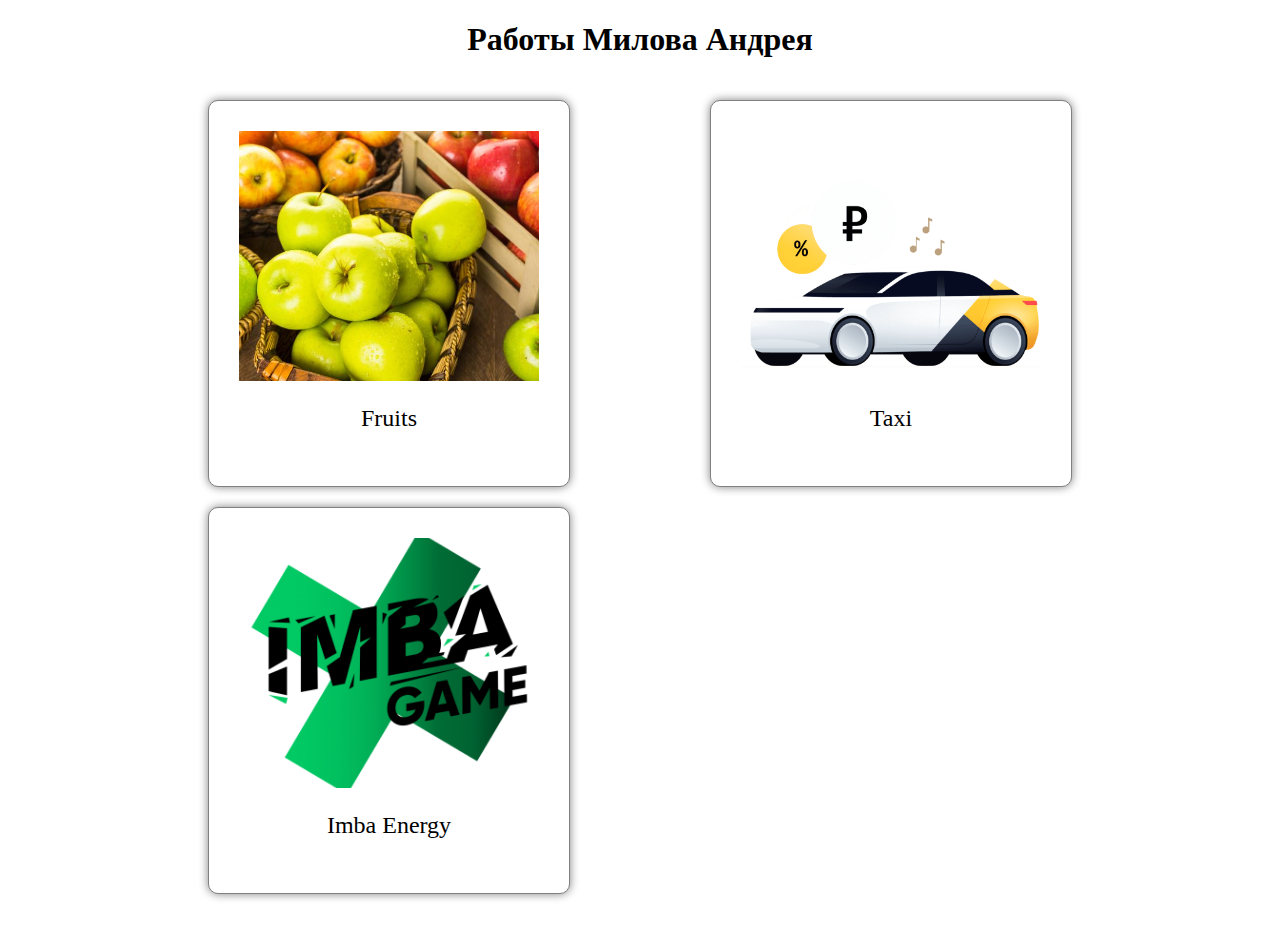
<file: index.html>
<!DOCTYPE html>
<html lang="en">
<head>
	<meta charset="UTF-8">
	<meta name="viewport" content="width=device-width, initial-scale=1.0">
	<title>Работы Милова Андрея</title>
	<link rel="stylesheet" href="style.css">
</head>
<body>
	<h1>Работы Милова Андрея</h1>
<div class="container">

	<a href="fruits/index.html" class="box">
		<div class="img fruits"></div>
		<p>Fruits</p>
	</a>

	<a href="taxi/index.html" class="box">
		<div class="img taxi"></div>
		<p>Taxi</p>
	</a>

	<a href="imba energy/index.html" class="box">
		<div class="img imba"></div>
		<p>Imba Energy</p>
	</a>
</div>















</body>
</html>
</file>
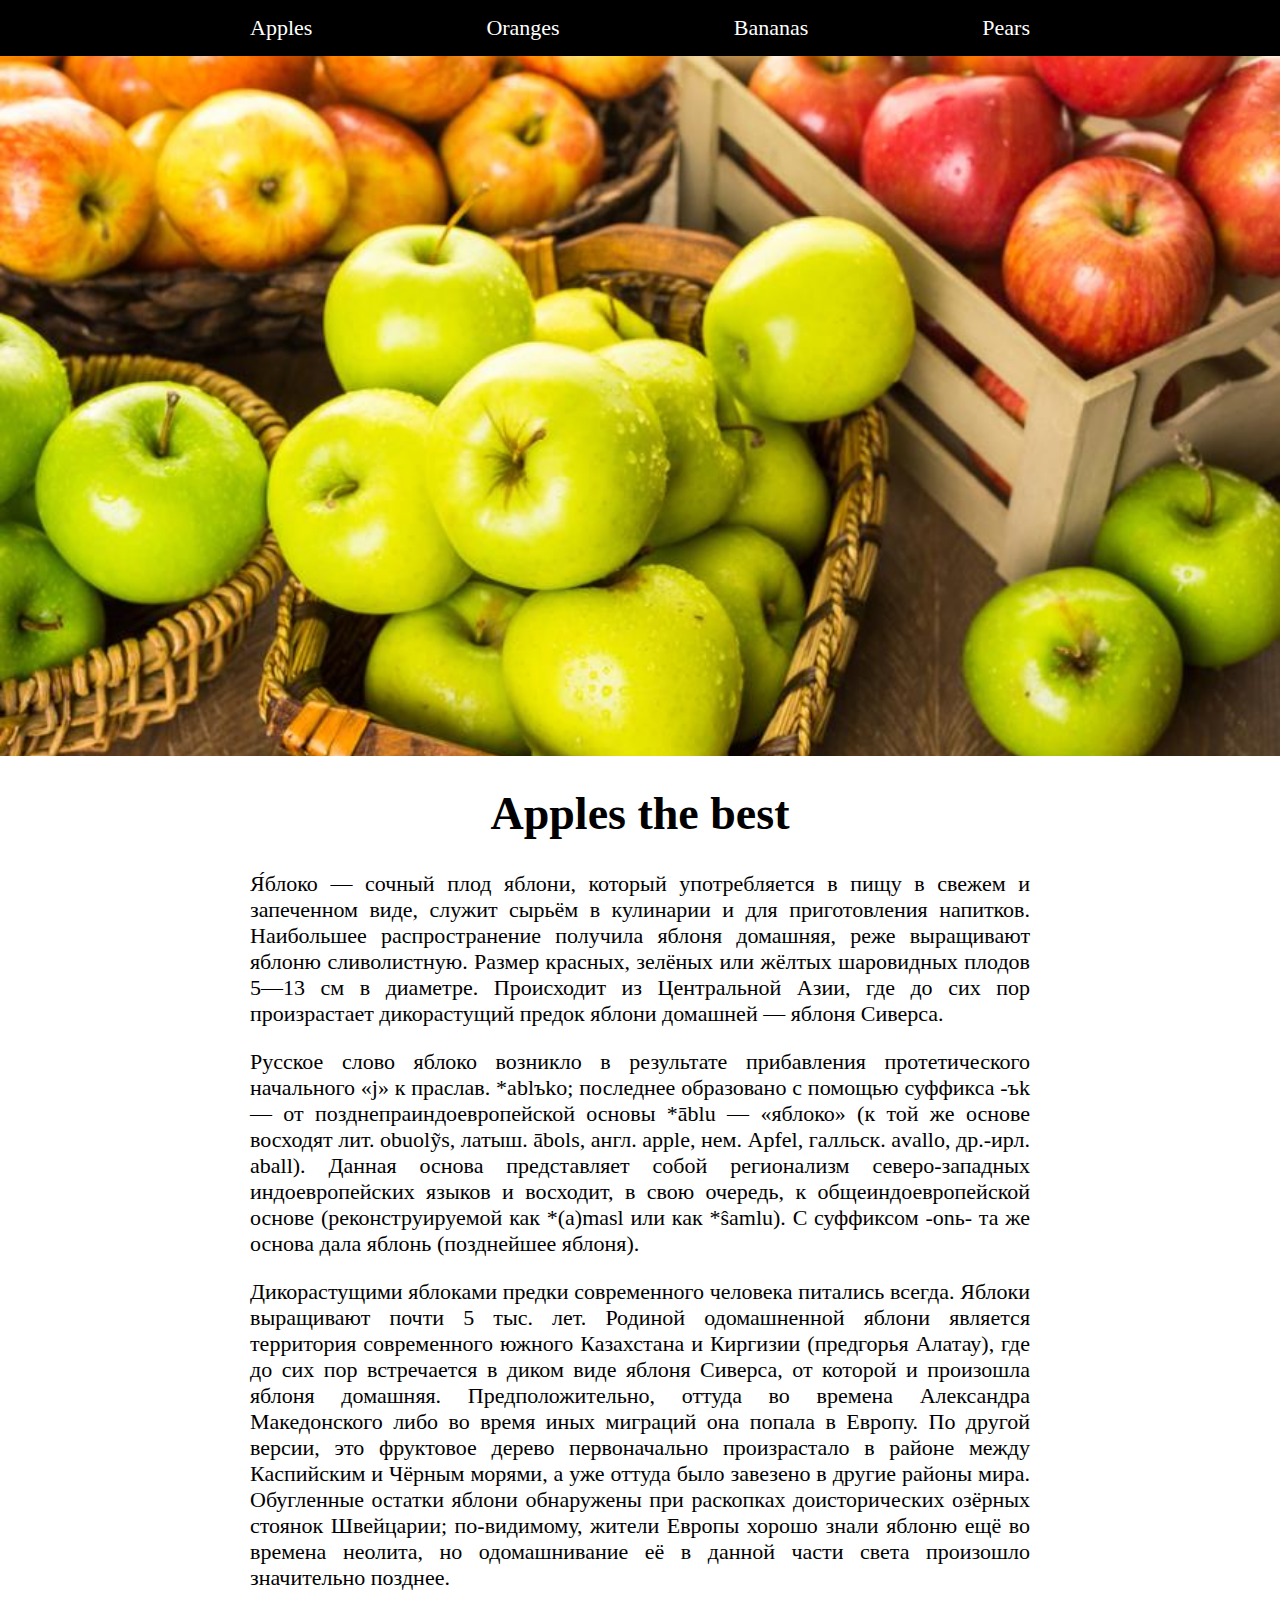
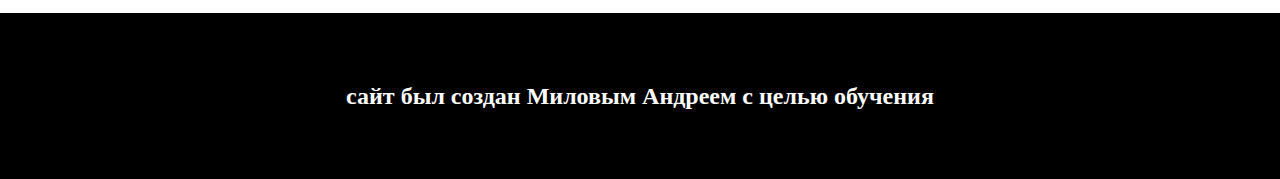
<file: fruits/index.html>
<html>
	<head>
		<link rel="stylesheet" href="style/style.css">
		<title>Apples</title>
		<meta name="viewport" content="width=device-width, initial-scale=1.0">
	</head>
	<body>
		<div class="hat">
			<a href="">Apples</a>
			<a href="oranges.html">Oranges</a>
			<a href="bananas.html">Bananas</a>
			<a href="pears.html">Pears</a>
		</div>

		<div class="promo apples"></div>

		<div class="info">
			<h1>Apples the best</h1>
			<p>Я́блоко — сочный плод яблони, который употребляется в пищу в свежем и запеченном виде, служит сырьём в кулинарии и для приготовления напитков. Наибольшее распространение получила яблоня домашняя, реже выращивают яблоню сливолистную. Размер красных, зелёных или жёлтых шаровидных плодов 5—13 см в диаметре. Происходит из Центральной Азии, где до сих пор произрастает дикорастущий предок яблони домашней — яблоня Сиверса.</p>
			<p>Русское слово яблоко возникло в результате прибавления протетического начального «j» к праслав. *ablъko; последнее образовано с помощью суффикса -ъk — от позднепраиндоевропейской основы *āblu — «яблоко» (к той же основе восходят лит. obuolỹs, латыш. ābols, англ. apple, нем. Apfel, галльск. avallo, др.‑ирл. aball). Данная основа представляет собой регионализм северо-западных индоевропейских языков и восходит, в свою очередь, к общеиндоевропейской основе (реконструируемой как *(a)masl или как *ŝamlu). С суффиксом -onь- та же основа дала яблонь (позднейшее яблоня).</p>
			<p>Дикорастущими яблоками предки современного человека питались всегда. Яблоки выращивают почти 5 тыс. лет. Родиной одомашненной яблони является территория современного южного Казахстана и Киргизии (предгорья Алатау), где до сих пор встречается в диком виде яблоня Сиверса, от которой и произошла яблоня домашняя. Предположительно, оттуда во времена Александра Македонского либо во время иных миграций она попала в Европу. По другой версии, это фруктовое дерево первоначально произрастало в районе между Каспийским и Чёрным морями, а уже оттуда было завезено в другие районы мира. Обугленные остатки яблони обнаружены при раскопках доисторических озёрных стоянок Швейцарии; по-видимому, жители Европы хорошо знали яблоню ещё во времена неолита, но одомашнивание её в данной части света произошло значительно позднее.</p>
		</div>
		<div class="footer">
			<h2>
				сайт был создан Миловым Андреем с целью обучения
			</h2>
		</div>






















	</body>
</html>
</file>
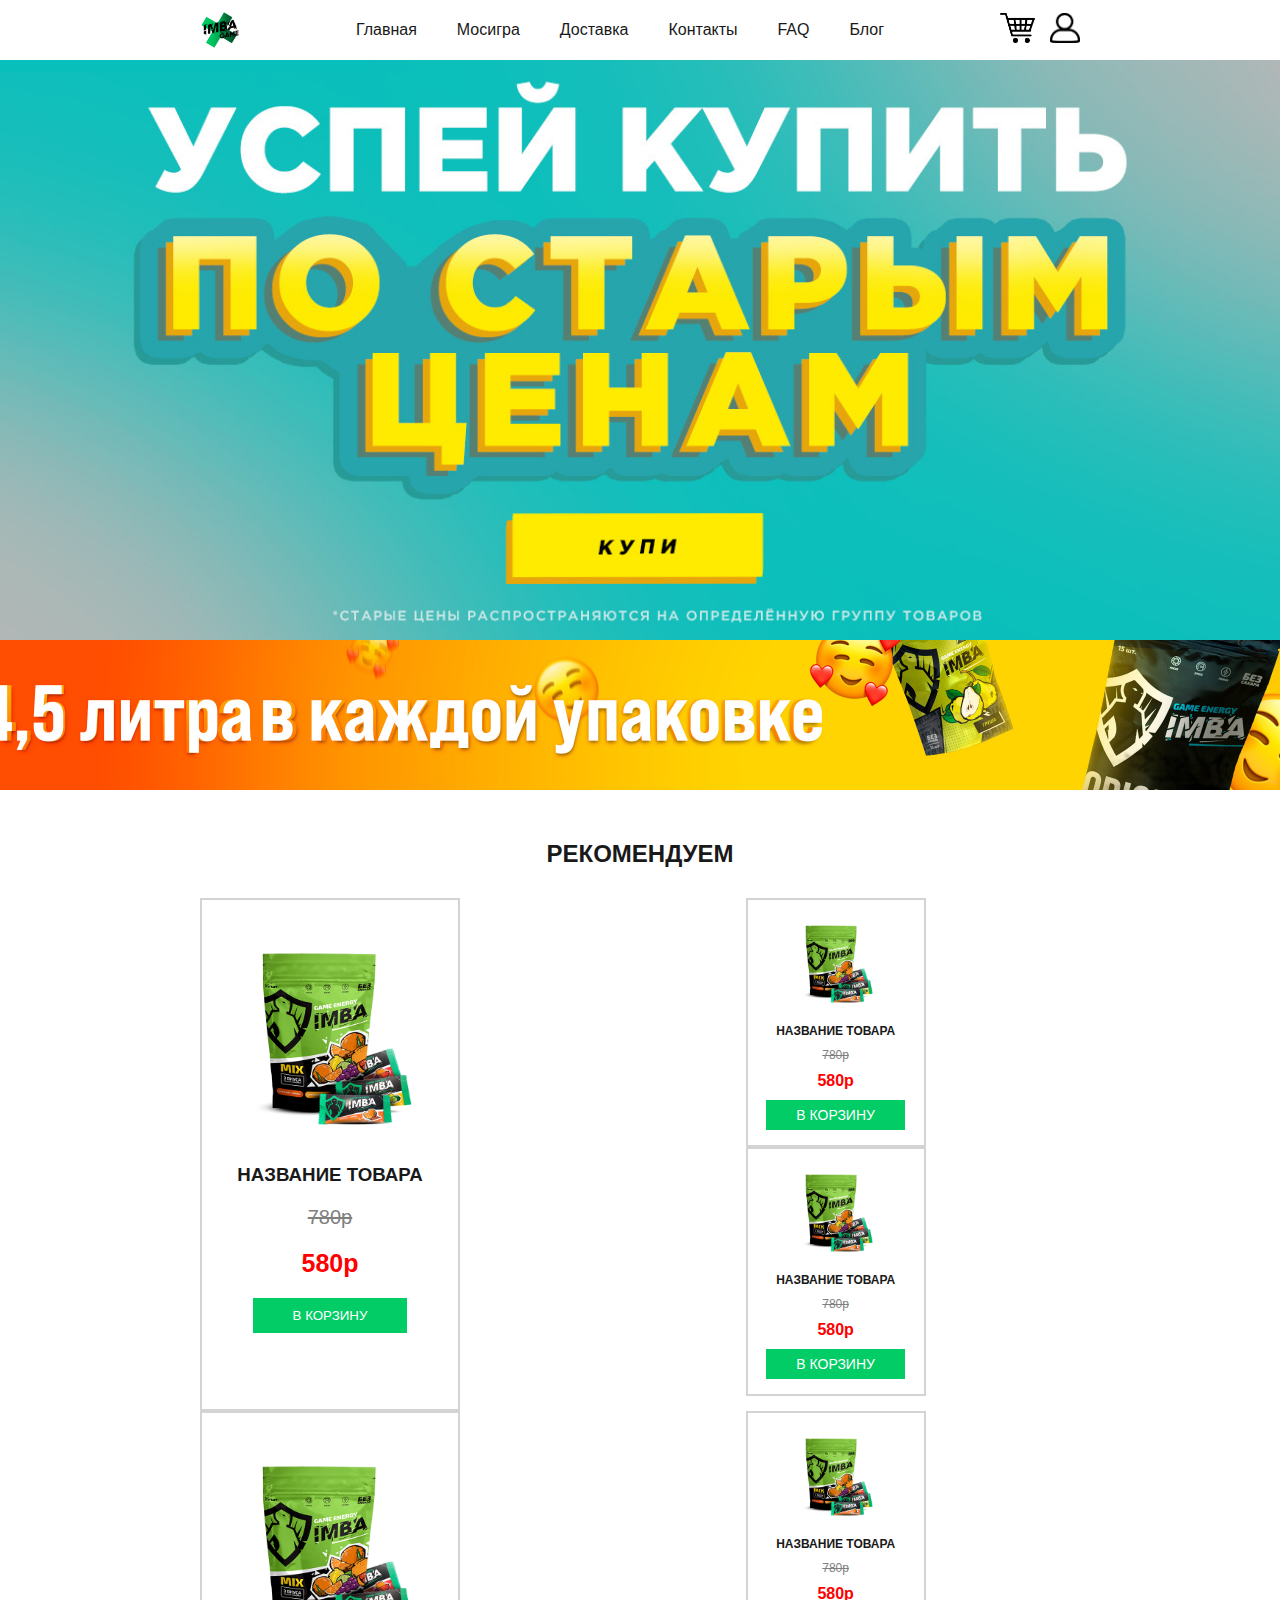
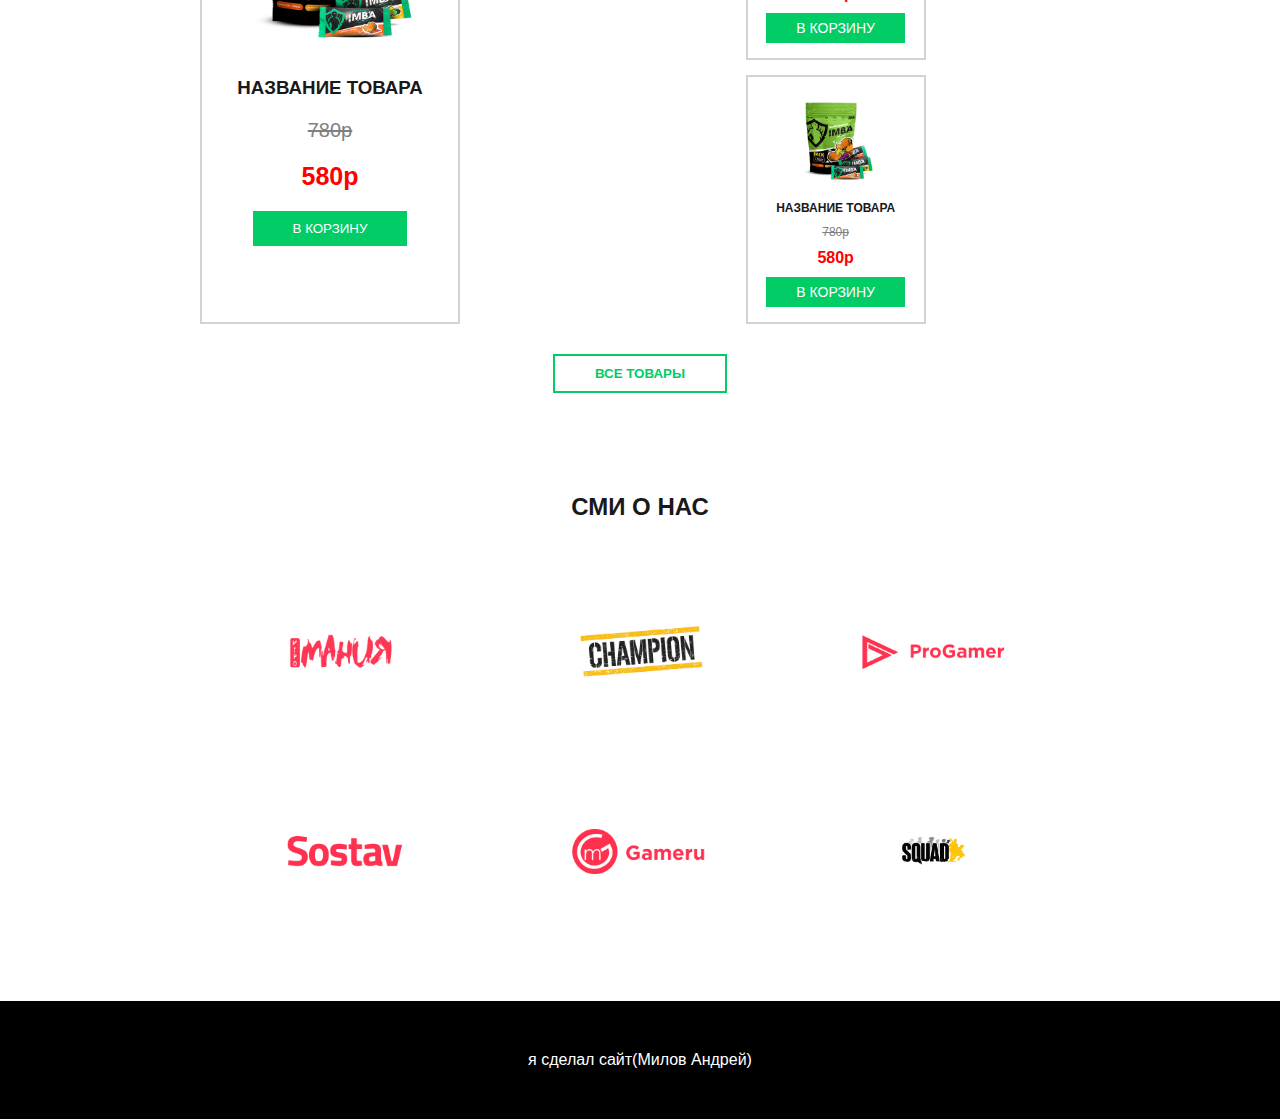
<file: imba energy/index.html>
<!DOCTYPE html>
<html lang="ru">
<head>
	<meta charset="UTF-8">
	<meta name="viewport" content="width=device-width, initial-scale=1.0">
	<title>Imba Energy</title>
	<link rel="stylesheet" href="style/style.css">
</head>
<body>
	<div class="hat">
		<img class="hat_logo" src="style/img/logo.png" alt="">
		<div class="hat_links">
			<a href="">Главная</a>
			<a href="">Мосигра</a>
			<a href="">Доставка</a>
			<a href="">Контакты</a>
			<a href="">FAQ</a>
			<a href="">Блог</a>
		</div>
		<div class="hat_cont">
			<a href=""><img src="style/img/basket.png" alt=""></a>
			<a href=""><img src="style/img/profile.png" alt=""></a>
		</div>
	</div>
	<div class="promo"><a href=""></a></div>
	<div class="promo_box"></div>
	<div class="rec">
		<h2>Рекомендуем</h2>
		<div class="rec_box">
			<div class="rec_box_item big">
				<div class="rec_box_bcard">
					<img src="style/img/item.png" alt="">
					<h3>название товара</h3>
					<p class="no_price">780p</p>
					<p class="price">580p</p>
					<button>в корзину</button>
				</div>
				<div class="rec_box_bcard">
					<img src="style/img/item.png" alt="">
					<h3>название товара</h3>
					<p class="no_price">780p</p>
					<p class="price">580p</p>
					<button>в корзину</button>
				</div>
			</div>
			<div class="rec_box_item little">
				<div class="rec_box_lcard">
					<img src="style/img/item.png" alt="">
					<h3>название товара</h3>
					<p class="no_price">780p</p>
					<p class="price">580p</p>
					<button>в корзину</button>
				</div>
				<div class="rec_box_lcard">
					<img src="style/img/item.png" alt="">
					<h3>название товара</h3>
					<p class="no_price">780p</p>
					<p class="price">580p</p>
					<button>в корзину</button>
				</div>
				<div class="rec_box_lcard">
					<img src="style/img/item.png" alt="">
					<h3>название товара</h3>
					<p class="no_price">780p</p>
					<p class="price">580p</p>
					<button>в корзину</button>
				</div>
				<div class="rec_box_lcard">
					<img src="style/img/item.png" alt="">
					<h3>название товара</h3>
					<p class="no_price">780p</p>
					<p class="price">580p</p>
					<button>в корзину</button>
				</div>
			</div>
		</div>
		<button class="rec_all">все товары</button>
	</div>
	<div class="smi">
		<h2>сми о нас</h2>
		<div class="smi_box">
			<div class="smi_box_item item_mania">
				Lorem ipsum, dolor sit amet consectetur adipisicing elit.
			</div>
			<div class="smi_box_item item_champion">
				Lorem ipsum, dolor sit amet consectetur adipisicing elit.
			</div>
			<div class="smi_box_item item_progemer">
				Lorem ipsum, dolor sit amet consectetur adipisicing elit.
			</div>
		</div>
		<div class="smi_box">
			<div class="smi_box_item item_sostav">
				Lorem ipsum, dolor sit amet consectetur adipisicing elit.
			</div>
			<div class="smi_box_item item_gameru">
				Lorem ipsum, dolor sit amet consectetur adipisicing elit.
			</div>
			<div class="smi_box_item item_squad">
				Lorem ipsum, dolor sit amet consectetur adipisicing elit.
			</div>
		</div>
	</div>
	<div class="footer">
			я сделaл сайт(Милов Андрей)
	</div>




</body>
</html>
</file>
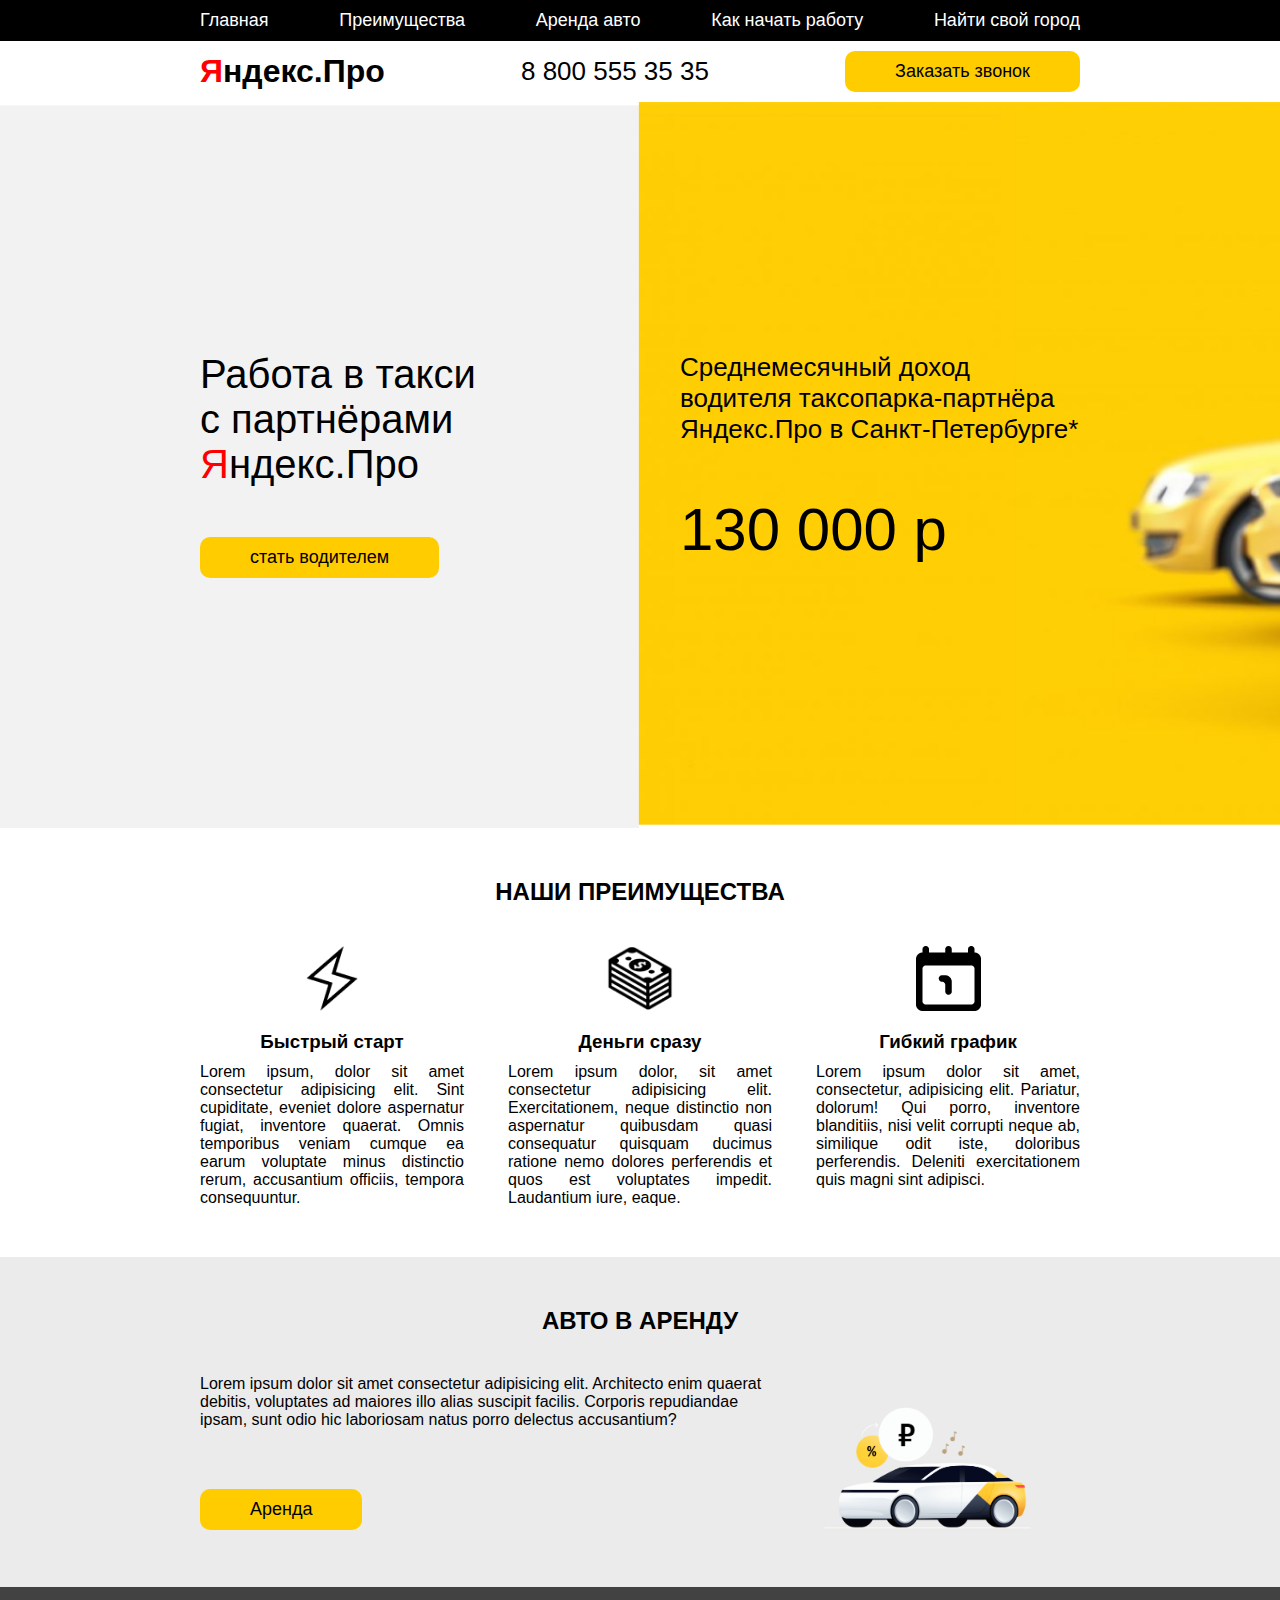
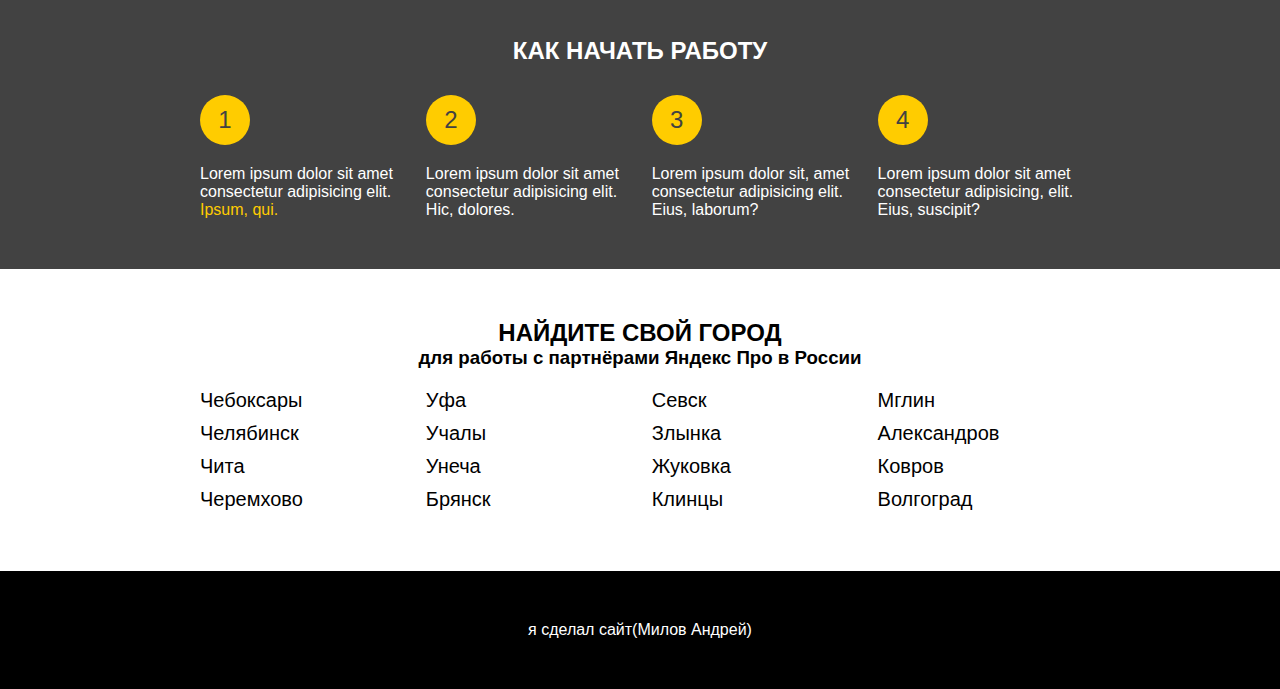
<file: taxi/index.html>
<html>
	<head>
		<link rel="stylesheet" href="style/style.css">
		<title>Yandex.Taxi</title>
	</head>
	<body id="body">
		<div class="hat">
			<a href="#body">Главная</a>
			<a href="#adv">Преимущества</a>
			<a href="#auto">Аренда авто</a>
			<a href="#begin">Как начать работу</a>
			<a href="#city">Найти свой город</a>
		</div>
		<div class="info">
			<h1><span class="red">Я</span>ндекс.Про</h1>
			<p>8 800 555 35 35</p>
			<button>Заказать звонок</button>
		</div>	

		<div class="promo">
			<div class="promo_box">
				<div class="promo_box_work">
					<div class="work">Работа в такси<br> с партнёрами <span class="red">Я</span>ндекс.Про</div>
					<button>cтать водителем</button>
				</div>
				<div class="promo_box_pay">
					<p>Cреднемесячный доход водителя таксопарка-партнёра Яндекс.Про в Санкт-Петербурге*</p>
					<div class="price">130 000 р</div>
				</div>
			</div>
		</div>

		<div class="adv" id="adv">
			<h2>Наши преимущества</h2>
			<div class="adv_box">
				<div class="adv_box_item">
					<img src="style/img/comfort5.png" alt="">
					<h3>Быстрый старт</h3>
					<p>Lorem ipsum, dolor sit amet consectetur adipisicing elit. Sint cupiditate, eveniet dolore aspernatur fugiat, inventore quaerat. Omnis temporibus veniam cumque ea earum voluptate minus distinctio rerum, accusantium officiis, tempora consequuntur.</p>
				</div>
				<div class="adv_box_item">
					<img src="style/img/comfort6.png" alt="">
					<h3>Деньги сразу</h3>
					<p>Lorem ipsum dolor, sit amet consectetur adipisicing elit. Exercitationem, neque distinctio non aspernatur quibusdam quasi consequatur quisquam ducimus ratione nemo dolores perferendis et quos est voluptates impedit. Laudantium iure, eaque.</p>
				</div>
				<div class="adv_box_item">
					<img src="style/img/comfort2.png" alt="">
					<h3>Гибкий график</h3>
					<p>Lorem ipsum dolor sit amet, consectetur, adipisicing elit. Pariatur, dolorum! Qui porro, inventore blanditiis, nisi velit corrupti neque ab, similique odit iste, doloribus perferendis. Deleniti exercitationem quis magni sint adipisci.</p>
				</div>
			</div>
		</div>

		<div class="auto" id="auto">
			<h2>Авто в аренду</h2>
			<div class="auto_box">
				<div class="auto_box_text">
					<p>Lorem ipsum dolor sit amet consectetur adipisicing elit. Architecto enim quaerat debitis, voluptates ad maiores illo alias suscipit facilis. Corporis repudiandae ipsam, sunt odio hic laboriosam natus porro delectus accusantium?</p>
					<button>Аренда</button>
				</div>
				<img src="style/img/avto.png" alt="">
			</div>
		</div>

		<div class="begin" id="begin">
			<h2>Как начать работу</h2>
			<div class="begin_box">
				<div class="begin_box_item">
					<div class="circle">1</div>
					<p>Lorem ipsum dolor sit amet consectetur adipisicing elit. <a href="">Ipsum, qui.</a></p>
				</div>
				<div class="begin_box_item">
					<div class="circle">2</div>
					<p>Lorem ipsum dolor sit amet consectetur adipisicing elit. Hic, dolores.</p>
				</div>
				<div class="begin_box_item">
					<div class="circle">3</div>
					<p>Lorem ipsum dolor sit, amet consectetur adipisicing elit. Eius, laborum?</p>
				</div>
				<div class="begin_box_item">
					<div class="circle">4</div>
					<p>Lorem ipsum dolor sit amet consectetur adipisicing, elit. Eius, suscipit?</p>
				</div>
			</div>
		</div>

		<div class="city" id="city">
			<h2>Найдите свой город</h2>
			<h3>для работы с партнёрами Яндекс Про в России</h3>
			<div class="city_box">
				<div class="city_box_item">
					<a href="">Чебоксары</a>
					<a href="">Челябинск</a>
					<a href="">Чита</a>
					<a href="">Черемхово</a>
				</div>
				<div class="city_box_item">
					<a href="">Уфа</a>
					<a href="">Учалы</a>
					<a href="">Унеча</a>
					<a href="">Брянск</a>
				</div>
				<div class="city_box_item">
					<a href="">Севск</a>
					<a href="">Злынка</a>
					<a href="">Жуковка</a>
					<a href="">Клинцы</a>
				</div>
				<div class="city_box_item">
					<a href="">Мглин</a>
					<a href="">Александров</a>
					<a href="">Ковров</a>
					<a href="">Волгоград</a>
				</div>
			</div>
		</div>
		<div class="footer">
			я сделaл сайт(Милов Андрей)
		</div>



































	</body>

</html>
</file>
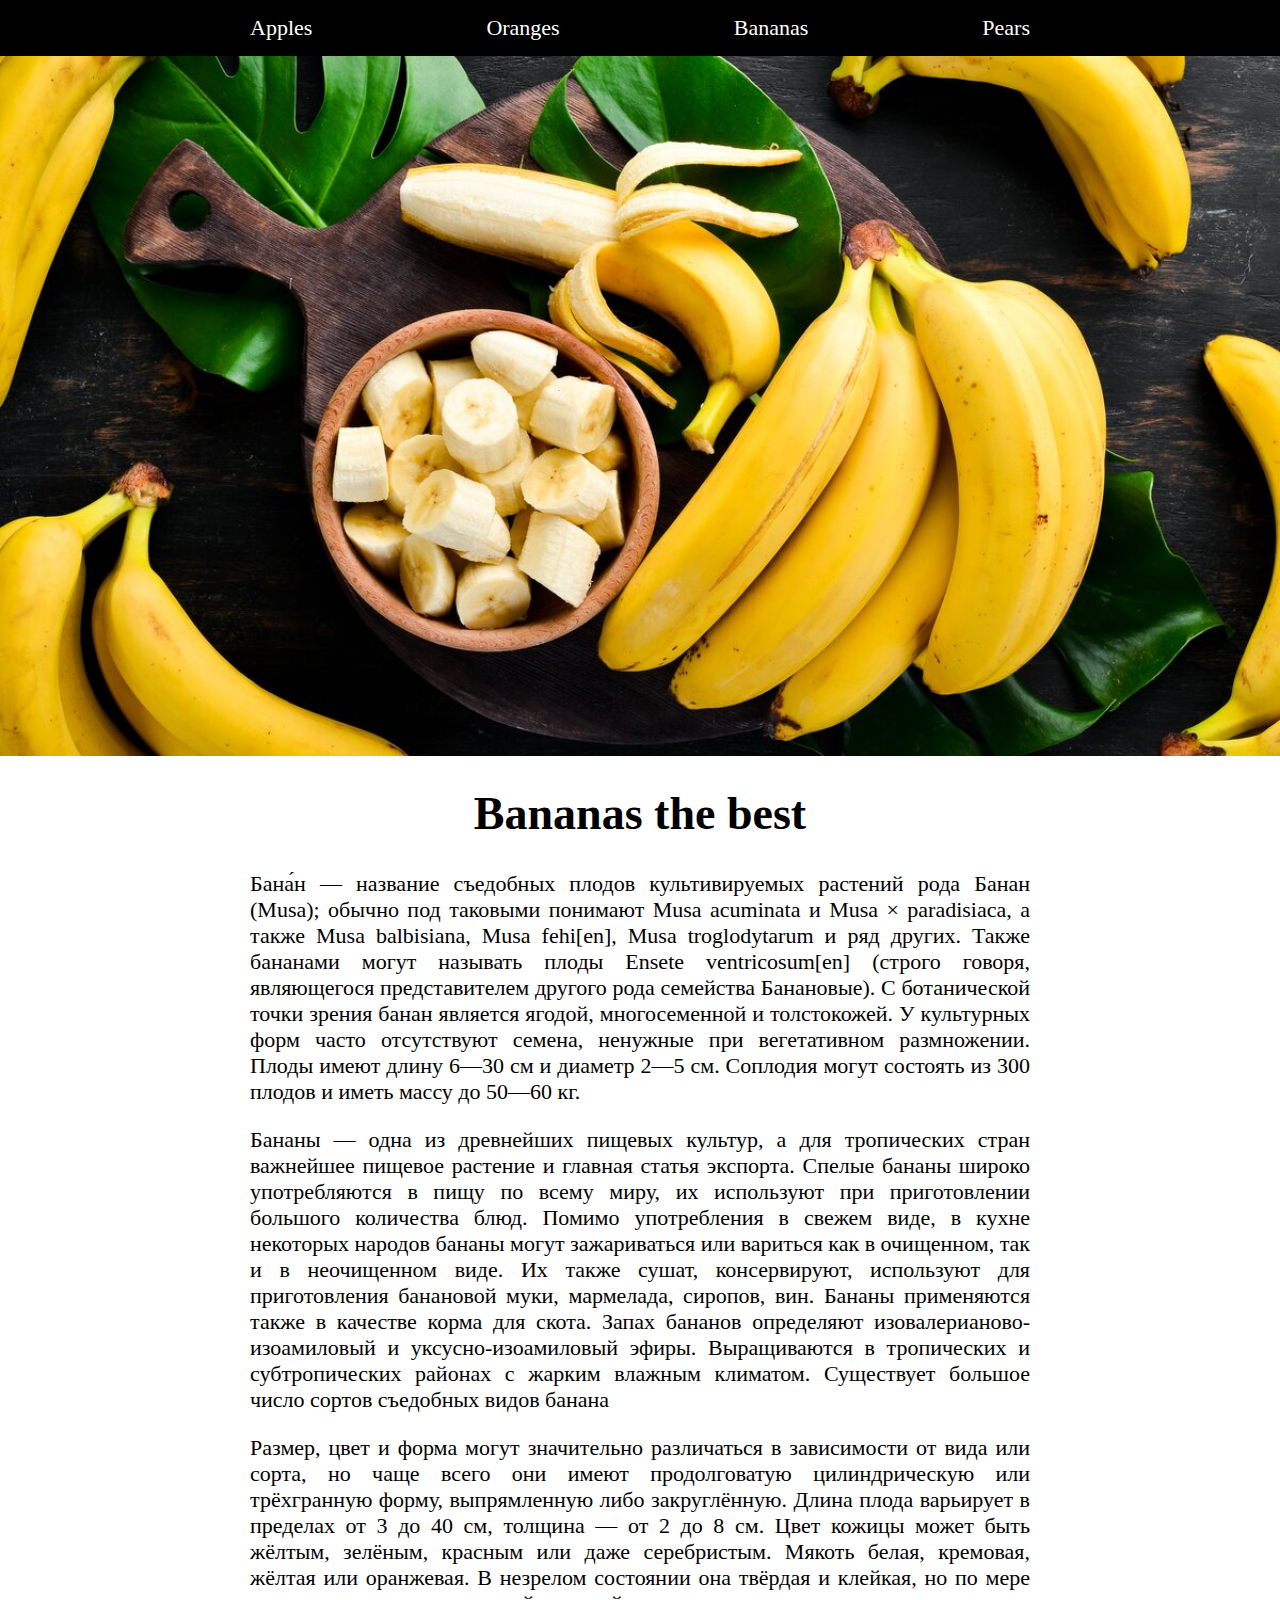
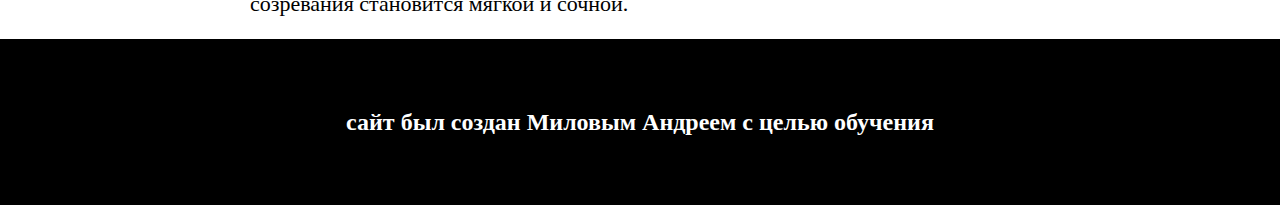
<file: fruits/bananas.html>
<html>
	<head>
		<link rel="stylesheet" href="style/style.css">
		<title>Bananas</title>
		<meta name="viewport" content="width=device-width, initial-scale=1.0">
	</head>
	<body>
		<div class="hat">
			<a href="index.html">Apples</a>
			<a href="oranges.html">Oranges</a>
			<a href="">Bananas</a>
			<a href="pears.html">Pears</a>
		</div>

		<div class="promo bananas"></div>

		<div class="info">
			<h1>Bananas the best</h1>
			<p>Бана́н — название съедобных плодов культивируемых растений рода Банан (Musa); обычно под таковыми понимают Musa acuminata и Musa × paradisiaca, а также Musa balbisiana, Musa fehi[en], Musa troglodytarum и ряд других. Также бананами могут называть плоды Ensete ventricosum[en] (строго говоря, являющегося представителем другого рода семейства Банановые). С ботанической точки зрения банан является ягодой, многосеменной и толстокожей. У культурных форм часто отсутствуют семена, ненужные при вегетативном размножении. Плоды имеют длину 6—30 см и диаметр 2—5 см. Соплодия могут состоять из 300 плодов и иметь массу до 50—60 кг.</p>
			<p>Бананы — одна из древнейших пищевых культур, а для тропических стран важнейшее пищевое растение и главная статья экспорта. Спелые бананы широко употребляются в пищу по всему миру, их используют при приготовлении большого количества блюд. Помимо употребления в свежем виде, в кухне некоторых народов бананы могут зажариваться или вариться как в очищенном, так и в неочищенном виде. Их также сушат, консервируют, используют для приготовления банановой муки, мармелада, сиропов, вин. Бананы применяются также в качестве корма для скота. Запах бананов определяют изовалерианово-изоамиловый и уксусно-изоамиловый эфиры. Выращиваются в тропических и субтропических районах с жарким влажным климатом. Существует большое число сортов съедобных видов банана</p>
			<p>Размер, цвет и форма могут значительно различаться в зависимости от вида или сорта, но чаще всего они имеют продолговатую цилиндрическую или трёхгранную форму, выпрямленную либо закруглённую. Длина плода варьирует в пределах от 3 до 40 см, толщина — от 2 до 8 см. Цвет кожицы может быть жёлтым, зелёным, красным или даже серебристым. Мякоть белая, кремовая, жёлтая или оранжевая. В незрелом состоянии она твёрдая и клейкая, но по мере созревания становится мягкой и сочной.</p>
		</div>
		<div class="footer">
			<h2>
				сайт был создан Миловым Андреем с целью обучения
			</h2>
		</div>
</file>
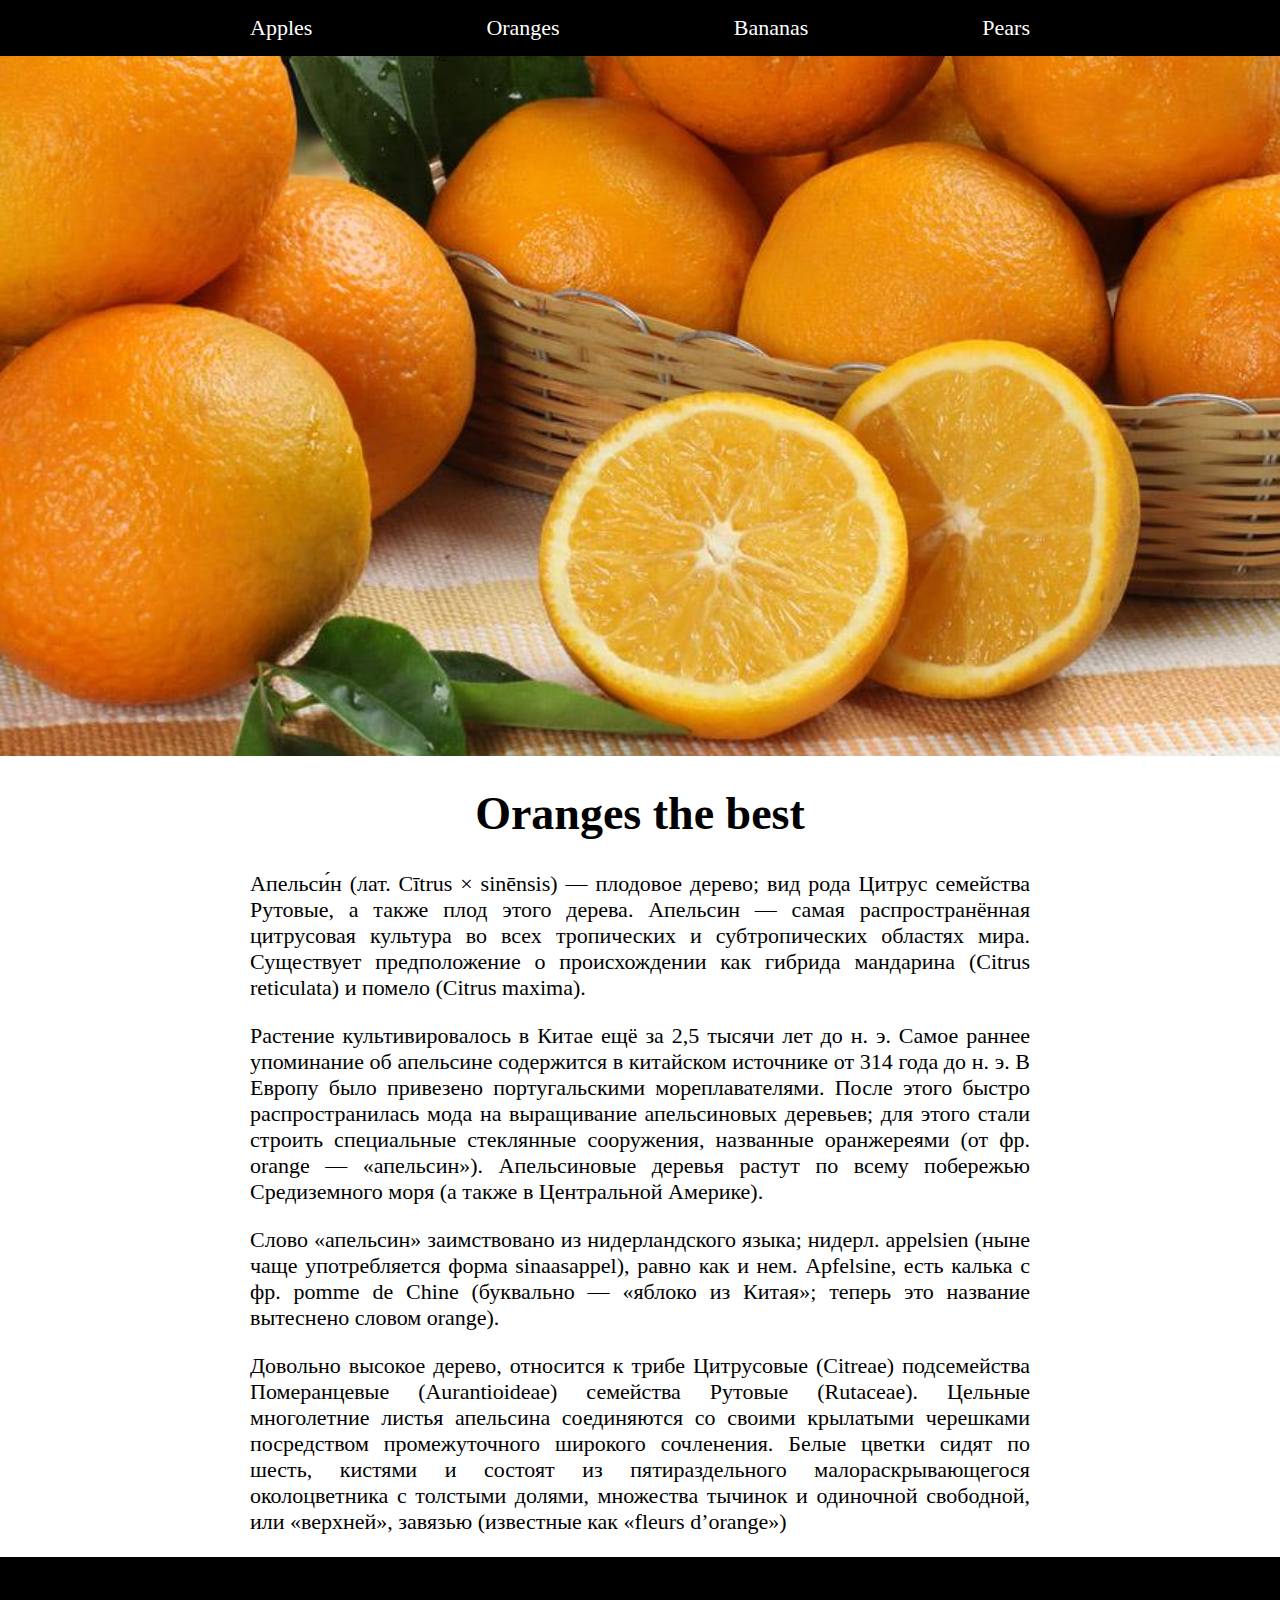
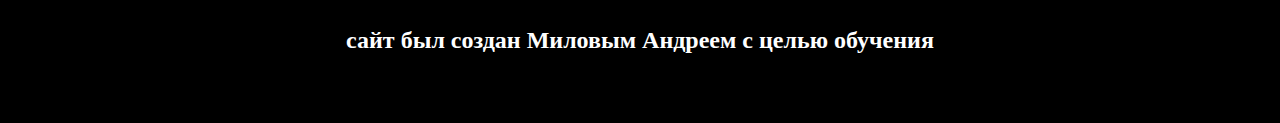
<file: fruits/oranges.html>
<html>
	<head>
		<link rel="stylesheet" href="style/style.css">
		<title>Oranges</title>
		<meta name="viewport" content="width=device-width, initial-scale=1.0">
	</head>
	<body>
		<div class="hat">
			<a href="index.html">Apples</a>
			<a href="">Oranges</a>
			<a href="bananas.html">Bananas</a>
			<a href="pears.html">Pears</a>
		</div>

		<div class="promo oranges"></div>

		<div class="info">
			<h1>Oranges the best</h1>
			<p>
				Апельси́н (лат. Cītrus × sinēnsis) — плодовое дерево; вид рода Цитрус семейства Рутовые, а также плод этого дерева.
				Апельсин — самая распространённая цитрусовая культура во всех тропических и субтропических областях мира.
				Существует предположение о происхождении как гибрида мандарина (Citrus reticulata) и помело (Citrus maxima).</p>
				
				<p>Растение культивировалось в Китае ещё за 2,5 тысячи лет до н. э. Самое раннее упоминание об апельсине содержится в китайском источнике от 314 года до н. э. В Европу было привезено португальскими мореплавателями. После этого быстро распространилась мода на выращивание апельсиновых деревьев; для этого стали строить специальные стеклянные сооружения, названные оранжереями (от фр. orange — «апельсин»). Апельсиновые деревья растут по всему побережью Средиземного моря (а также в Центральной Америке). </p>
			
			<p>Слово «апельсин» заимствовано из нидерландского языка; нидерл. appelsien (ныне чаще употребляется форма sinaasappel), равно как и нем. Apfelsine, есть калька с фр. pomme de Chine (буквально — «яблоко из Китая»; теперь это название вытеснено словом orange).</p>
			<p>Довольно высокое дерево, относится к трибе Цитрусовые (Citreae) подсемейства Померанцевые (Aurantioideae) семейства Рутовые (Rutaceae). Цельные многолетние листья апельсина соединяются со своими крылатыми черешками посредством промежуточного широкого сочленения. Белые цветки сидят по шесть, кистями и состоят из пятираздельного малораскрывающегося околоцветника с толстыми долями, множества тычинок и одиночной свободной, или «верхней», завязью (известные как «fleurs d’orange»)</p>
		</div>
		<div class="footer">
			<h2>
				сайт был создан Миловым Андреем с целью обучения
			</h2>
		</div>






















	</body>
</html>
</file>
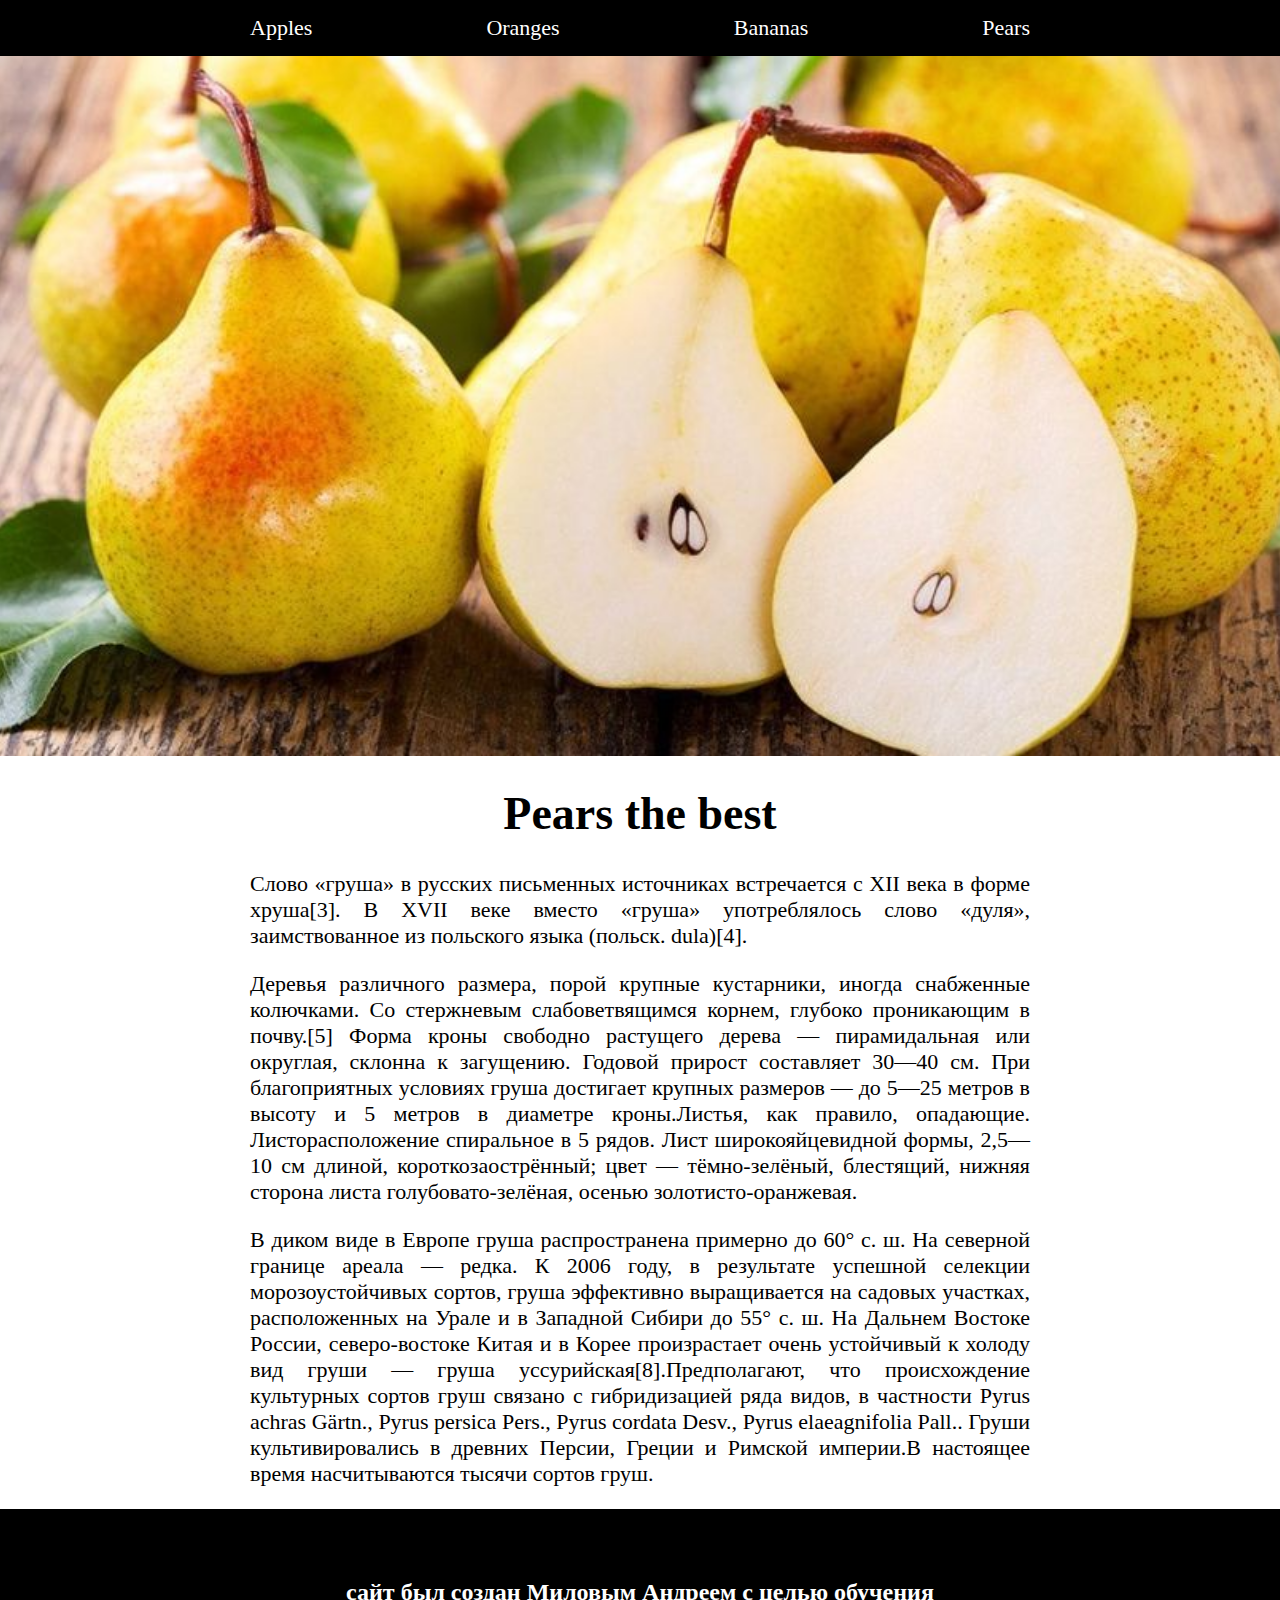
<file: fruits/pears.html>
<html>
	<head>
		<link rel="stylesheet" href="style/style.css">
		<title>Pears</title>
		<meta name="viewport" content="width=device-width, initial-scale=1.0">
	</head>
	<body>
		<div class="hat">
			<a href="index.html">Apples</a>
			<a href="oranges.html">Oranges</a>
			<a href="bananas.html">Bananas</a>
			<a href="">Pears</a>
		</div>

		<div class="promo pears"></div>

		<div class="info">
			<h1>Pears the best</h1>
			<p>Слово «груша» в русских письменных источниках встречается с XII века в форме хруша[3]. В XVII веке вместо «груша» употреблялось слово «дуля», заимствованное из польского языка (польск. dula)[4]. </p>
			<p>Деревья различного размера, порой крупные кустарники, иногда снабженные колючками. Со стержневым слабоветвящимся корнем, глубоко проникающим в почву.[5]
			Форма кроны свободно растущего дерева — пирамидальная или округлая, склонна к загущению. Годовой прирост составляет 30—40 см. При благоприятных условиях груша достигает крупных размеров — до 5—25 метров в высоту и 5 метров в диаметре кроны.Листья, как правило, опадающие. Листорасположение спиральное в 5 рядов. Лист широкояйцевидной формы, 2,5—10 см длиной, короткозаострённый; цвет — тёмно-зелёный, блестящий, нижняя сторона листа голубовато-зелёная, осенью золотисто-оранжевая. </p>
			<p>В диком виде в Европе груша распространена примерно до 60° с. ш. На северной границе ареала — редка. К 2006 году, в результате успешной селекции морозоустойчивых сортов, груша эффективно выращивается на садовых участках, расположенных на Урале и в Западной Сибири до 55° с. ш. На Дальнем Востоке России, северо-востоке Китая и в Корее произрастает очень устойчивый к холоду вид груши — груша уссурийская[8].Предполагают, что происхождение культурных сортов груш связано с гибридизацией ряда видов, в частности Pyrus achras Gärtn., Pyrus persica Pers., Pyrus cordata Desv., Pyrus elaeagnifolia Pall.. Груши культивировались в древних Персии, Греции и Римской империи.В настоящее время насчитываются тысячи сортов груш. </p>
		</div>
		<div class="footer">
			<h2>
				сайт был создан Миловым Андреем с целью обучения
			</h2>
		</div>
</file>
<file: style.css>
.img{
width: 100%;
height: 250px;
}
.taxi{
	background: url(taxi.png);
	background-size: cover;
	background-position: 50% 50%;
}
.fruits{
	background: url(apples.jpg);
	background-size: cover;
	background-position: 50% 50%;
}
.imba{
	background: url(logo.png);
	background-size: cover;
	background-position: 50% 50%;
}
.box{
	display: block;
	text-decoration: none;
	text-align: center;
	font-size: 24px;
	width: 300px;
	padding: 30px;
	border: 1px gray solid;
	border-radius: 10px;
	box-shadow: 0px 0px 10px gray;
	color: black;
	transition: 0.3s;
	margin-top: 20px;
	background: white;
}
.box:hover{
	transform: scale(1.05);
}
.container{
	padding: 50px 200px;
	padding-top: 0;
	display: flex;
	justify-content: space-between;
	flex-wrap: wrap;
}
h1{
	text-align: center;
}
</file>
<file: fruits/style/style.css>
body{
	margin: 0;
}
.hat{
	background: black;
	display: flex;
	justify-content: space-between;
	padding-left: 250px;
	padding-right: 250px;
	padding-top: 15px;
	padding-bottom: 15px;  
}
.hat a{
	color: white;
	font-size: 22px;
	text-decoration: none;
	transition: 0.5s;
}
.hat a:nth-child(1):hover{
	color: lime;
}
.hat a:nth-child(2):hover{
	color: orange;
}
.hat a:nth-child(3):hover{
	color: yellow;
}
.hat a:nth-child(4):hover{
	color: greenyellow;
}
.promo{
	height: 700px;
	animation: move 20s infinite linear;
}
.apples{
	background: url(img/apples.jpg);
	background-size: cover;
	background-position: 50% 50%;
}
.oranges{
	background: url(img/oranges.jpg);
	background-size: cover;
	background-position: 50% 50%;
}
.bananas{
	background: url(img/bananas.jpg);
	background-size: cover;
	background-position: 50% 50%;
}
.pears{
	background: url(img/pears.jpg);
	background-size: cover;
	background-position: 50% 50%;
}
.info{
	padding-left: 250px;
	padding-right: 250px;
}
.info h1{
	font-size: 46px;
	text-align: center;
	/*animation: move 2s 10;*/
}
.info p{
	font-size: 22px;
	text-align: justify;
}
.footer{
	background: black;
	padding-bottom: 50px;
	padding-top: 50px;
}
.footer h2{
	color: white;
	text-align: center;
}





@keyframes move{
	0%{
		background-position: 50% 0%;
	}

	50%{
		background-position: 50% 100%;
	}

	100%{
		background-position: 50% 0%;
	}

}

@media (max-width: 1200px){
	.hat{
		width: 100%;
		padding: 0;
		display: flex;
		flex-direction: column;
		text-align: center;
	}
	.hat a{
		margin: 5px 0;
		font-size: 30px;
	}
	.promo{
		height: 300px;
	}
	.info{
		padding: 10px 20px; 
	}
}
</file>
<file: imba energy/style/style.css>
*{
	font-family: sans-serif;
	margin: 0;
	text-decoration: none;
	color: rgb(25,25,25);
	box-sizing: border-box;
}
h2{
	text-align: center;
	text-transform: uppercase;
}
.hat{
	padding: 10px 200px;
	display: flex;
	justify-content: space-between;
	align-items: center;
	box-shadow: 0px 0px 10px purple;
	animation: light 6s infinite linear;
}
.hat_logo{
	height: 40px;
}
.hat_links{
	display: flex;
	justify-content: space-between;
	width: 60%;

}
.hat_links a{
	transition: 0.3s;
}
.hat_links a:hover{
	color: red;
}

.hat_cont{
	display: flex;
	justify-content: space-between;
	width: 80px;
}
.hat_cont a img{
	height: 30px;
}
.hat img{	
	transition: 0.3s;
}
.hat img:hover{
	transform: scale(1.15);
}
.promo{
	height: 580px;
	background-image: url(img/bg_prev.jpg);
	background-size: cover;
	background-position: 50% 50%;
}
.promo a{
	display: block; /*inline    inline-block*/
	height: 100%;
	width: 100%;
}

.promo_box{
	height: 150px;
	background-image: url(img/bg_prev2.jpg);
	background-size: cover;
	background-position: 50% 50%;
}
.rec{
	padding: 50px 200px;
}
.rec_box{
	display: flex;
	justify-content: space-between;
	margin-top: 30px;
}
.rec_box_item{
	display: flex;
	justify-content: space-between;
	flex-wrap: wrap;
}
.rec_box_item button{
	transition: 0.3s;
}
.rec_box_item button:hover{
	transform: scale(1.1);
}
.rec_box_bcard{
	width: 260px;
	background: white;
	text-align: center;
	padding: 30px 20px;
	border: 2px solid lightgray;
}
.rec_box_bcard img{
	height: 200px;
}
.rec_box_bcard h3{
	text-transform: uppercase;
	margin-top: 30px;
}
.rec_box_bcard .no_price{
	text-decoration: line-through;
	color: gray;
	font-size: 20px;
	margin: 20px;
}
.rec_box_bcard .price{
	color: red;
	font-size: 25px;
	margin: 20px;
	font-weight: 700;
}
.rec_box_bcard button{
	background: #01cc65;
	color: white;
	padding: 10px 40px;
	border: none;
	text-transform: uppercase;
	cursor: pointer;
}
/*-----*/
.rec_box_lcard{
	width: 180px;
	padding: 15px 10px;
	background: white;
	text-align: center;
	border: 2px solid lightgray;
}
.rec_box_lcard:nth-child(3){
	margin-top: 15px;
}
.rec_box_lcard:nth-child(4){
	margin-top: 15px;
}
.rec_box_lcard img{
	height: 90px;
}
.rec_box_lcard h3{
	text-transform: uppercase;
	margin-top: 15px;
	font-size: 12px;
}
.rec_box_lcard .no_price{
	text-decoration: line-through;
	color: gray;
	font-size: 12px;
	margin-top: 10px;
}
.rec_box_lcard .price{
	color: red;
	font-size: 16px;
	margin-top: 10px;
	font-weight: 700;
}
.rec_box_lcard button{
	background: #01cc65;
	color: white;
	padding: 7px 30px;
	border: none;
	text-transform: uppercase;
	font-size: 14px;
	margin-top: 10px;
	cursor: pointer;
}
.big{
	width: 54%;
}
.little{
	width: 38%;
}
.rec_all{
	display: block;
	margin: auto;
	background-color: white;
	color: #01cc65;
	border: 2px solid #01cc65;
	padding: 10px 40px;
	text-transform: uppercase;
	font-weight: 700;
	margin-top: 30px;
	cursor: pointer;
	transition: 0.3s;
}
.rec_all:hover{
	background: #01cc65;
	color: white;
}
.smi{
	padding: 50px 200px;
}
.smi h2{
	margin-bottom: 30px;
}
.smi_box{
	display: flex;
	justify-content: space-between;
}
.smi_box_item{
	background-color: white;
	background-repeat: no-repeat;
	background-size: 50%;
	background-position: 50% 50%;
	width: 400px;
	height: 200px;
	display: flex;
	justify-content: center;
	align-items: center;
	text-align: center;
	padding: 0px 20px;
	font-size: 20px;
	border:2px solid white;
	transition: 0.3s;
	color: rgba(0,0,0,0);
}
.smi_box_item:hover{
	border:2px solid red;
	border-radius: 10px;
	box-shadow: 0 0 10px red;
	color: black;
	background-position: 50% 0%;
}
.item_mania{
	background-image: url(img/mania.png);
}
.item_champion{
	background-image: url(img/champion.jpg);
}
.item_progemer{
	background-image: url(img/progamer.png);
}
.item_sostav{
	background-image: url(img/sostav.png);
}
.item_gameru{
	background-image: url(img/gameru.png);
}
.item_squad{
	background-image: url(img/squad.jpg);
}
.footer{
	padding: 50px 200px;
	background: #000;
	color: white;
	text-align: center;
}
/*анимация*/
@keyframes light{
	0%{
		box-shadow: 0px 0px 10px purple;
	}
	25%{
		box-shadow: 0px 0px 10px red;
	}
	50%{
		box-shadow: 0px 0px 10px lime;
	}
	75%{
		box-shadow: 0px 0px 10px yellow;
	}
	100%{
		box-shadow: 0px 0px 10px purple;
	}



}
</file>
<file: taxi/style/style.css>
*{
	margin: 0;
	font-family: sans-serif;
}
html{
	scroll-behavior: smooth;
}
h2{
	text-transform: uppercase;
	text-align: center;
}
.hat{
	background: #000;
	display: flex;
	justify-content: space-between;
	padding: 10px 200px;
	position: 	sticky;
	top: 0px;
}
.hat a{
	color:white;
	text-decoration: none;
	font-size: 18px;
}
.hat a:hover{
	color: #ffcc00;
}
.info{
	padding: 10px 200px;
	display: flex;
	align-items: center;
	justify-content: space-between;
	background: white;
}
.info h1{
	font-size: 32px;
}
.info p{
	font-size: 26px;
}
.info button, .promo_box_work button{
	background: #ffcc00;
	border: 0px;
	padding: 10px 50px;
	border-radius: 10px;
	font-size: 18px;
	cursor: pointer;
}
.promo{
	padding:250px 200px;
	background: url(img/promo_bg.png);
	background-size: cover;
	background-position: 50% 50%;
}
.promo_box{
	display: flex;
	justify-content: space-between;
}
.promo_box_work{
	width: 300px;
}
.work{
	font-size: 40px;
	margin-bottom: 50px;
}
.promo_box_pay{
	width: 400px;
}
.promo_box_pay p{
	font-size: 26px;
}
.price{
	font-size: 60px;
	margin-top: 50px;
}

.adv{
	padding:50px 200px;
}
.adv_box{
	display: flex;
	justify-content: space-between;
	margin-top: 40px;
}
.adv_box_item{
	width: 30%;
	text-align: center;
}
.adv_box_item img{
	height: 65px;
}
.adv_box_item h3{
	margin-top: 20px;
}
.adv_box_item p{
	margin-top: 10px;
	text-align: justify;
}

.auto{
	padding: 50px 200px;
	background-color: rgb(235,235,235);
}
.auto_box{
	display: flex;
	justify-content: space-between;
	margin-top: 40px;
}
.auto_box img{
	width: 300px;
}
.auto_box_text{
	width: 70%;
}
.auto_box_text button{
	background: #ffcc00;
	border: 0px;
	padding: 10px 50px;
	border-radius: 10px;
	font-size: 18px;
	cursor: pointer;
	margin-top: 60px;
}
.begin{
	padding: 50px 200px;
	background: #424242;
	color: white;
}
.begin_box{
	display: flex;
	justify-content: space-between;
	margin-top: 30px; 
}
.begin_box_item{
	width: 23%;
}
.circle{
	background:#ffcc00;
	width: 50px;
	height: 50px;
	border-radius: 100%;
	color: #424242;
	font-size: 24px;
	display: flex;
	justify-content: center;
	align-items: center;
}
.begin_box_item p{
	margin-top: 20px;
}
.begin_box_item a{
	color: #ffcc00;
	text-decoration: none;
}

.red{
	color:red;
}
.city{
	padding: 50px 200px;
}
.city h3{
	text-align: center;
}
.city_box{
	display: flex;
	justify-content: space-between;
	margin-top: 20px;
}
.city_box_item{
	width: 23%;
}
.city_box_item a{
	text-decoration: none;
	display: block;
	margin-bottom: 10px;
	color: black;
	transition: 0.3s;
	font-size: 20px;
}
.city_box_item a:hover{
	color:red;
	transform: scale(1.05);
}
.footer{
	padding: 50px 200px;
	background: #000;
	color: white;
	text-align: center;
}
</file>
